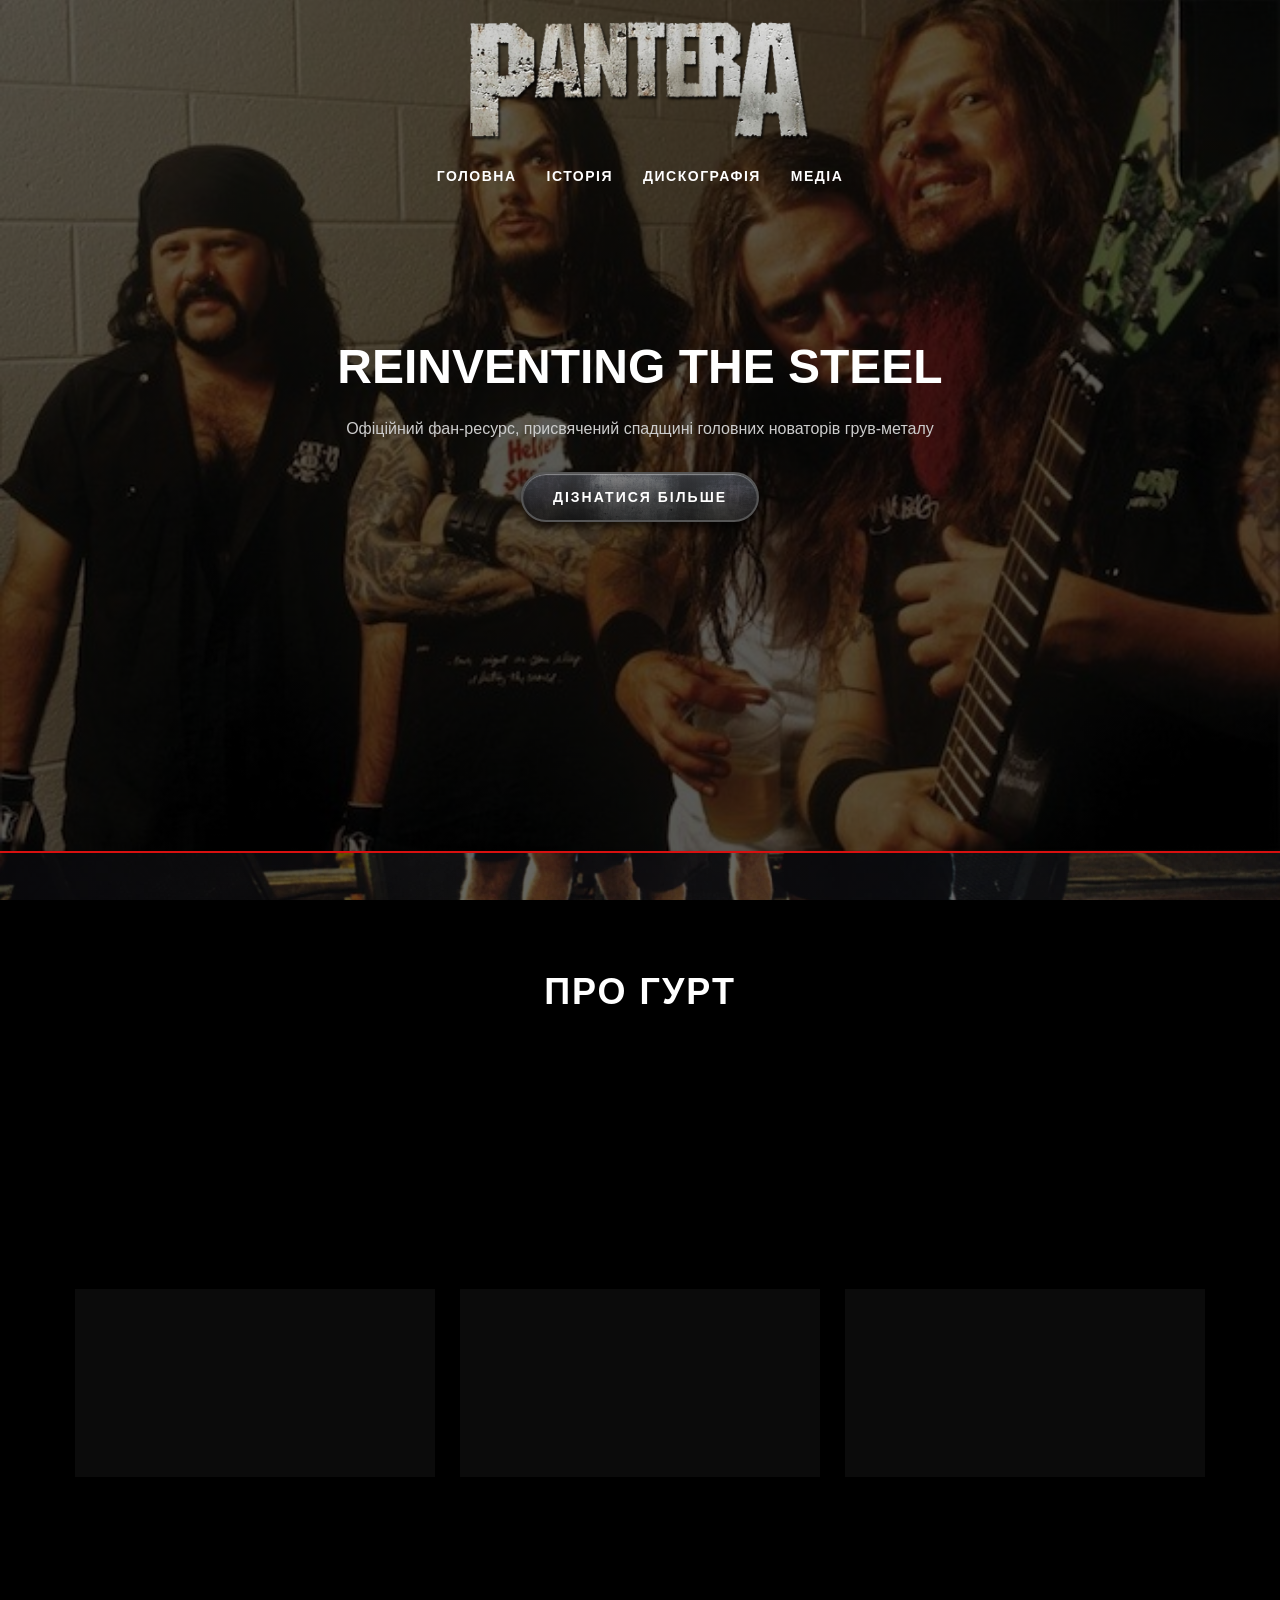
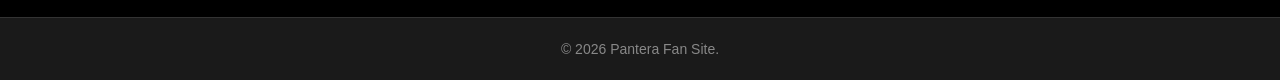
<file: index.html>
<!DOCTYPE html>
<html lang="uk">
<head>
    <meta charset="UTF-8">
    <meta name="viewport" content="width=device-width, initial-scale=1.0">
    <title>Pantera - Офіційний фан-сайт</title>
    <link rel="stylesheet" href="css/style.css">
</head> 
<body>
    <header>
        <div class="logo-container">
            <a href="index.html">
                <img src="images/pantera-logo.png" alt="Pantera Logo" class="main-logo">
            </a>
        </div>
        <nav>
            <ul>
                <li><a href="index.html">Головна</a></li>
                <li><a href="history.html">Історія</a></li>
                <li><a href="discography.html">Дискографія</a></li>
                <li><a href="media.html">Медіа</a></li>
            </ul>
        </nav>
    </header>
<main>
    <section class="hero">
        <h1>REINVENTING THE STEEL</h1>
        <p>Офіційний фан-ресурс, присвячений спадщині головних новаторів грув-металу</p>
        <a href="#about" class="hero-btn">Дізнатися більше</a>
    </section>
    <section class="about-preview" id="about">
        <h2>Про гурт</h2>
        <p class="about-text">
            Pantera — американський важкий метал-гурт з Арлінгтону, Техас, заснований у 1981 році. Вони стали новаторами жанру groove metal та визнані одним із найвпливовіших гуртів у історії музики.
        </p>
    </section>
    <section class="sections-preview">
        <div class="cards-container">
            <div class="card">
                <h3>Історія</h3>
                <p>Шлях гурту від глем-металу 80-х до світового визнання.</p>
                <a href="history.html">Детальніше</a>
            </div>
            <div class="card">
                <h3>Дискографія</h3>
                <p>Ознайомтеся з альбомами Pantera.</p>
                <a href="discography.html">Детальніше</a>
            </div>
            <div class="card">
                <h3>Медіа</h3>
                <p>Перегляньте відео, фотографії та інші матеріали про гурт.</p>
                <a href="media.html">Детальніше</a>
            </div>
        </div>
    </section>
</main>
    <footer>
        <p>&copy; 2026 Pantera Fan Site.</p>
    </footer>
<script>
    window.addEventListener('scroll', function() {
        const header = document.querySelector('header');
        if (window.scrollY > 50) {
            header.classList.add('header-scrolled');
        } else {
            header.classList.remove('header-scrolled');
        }
    });
</script>
</body>
</html>
</file>
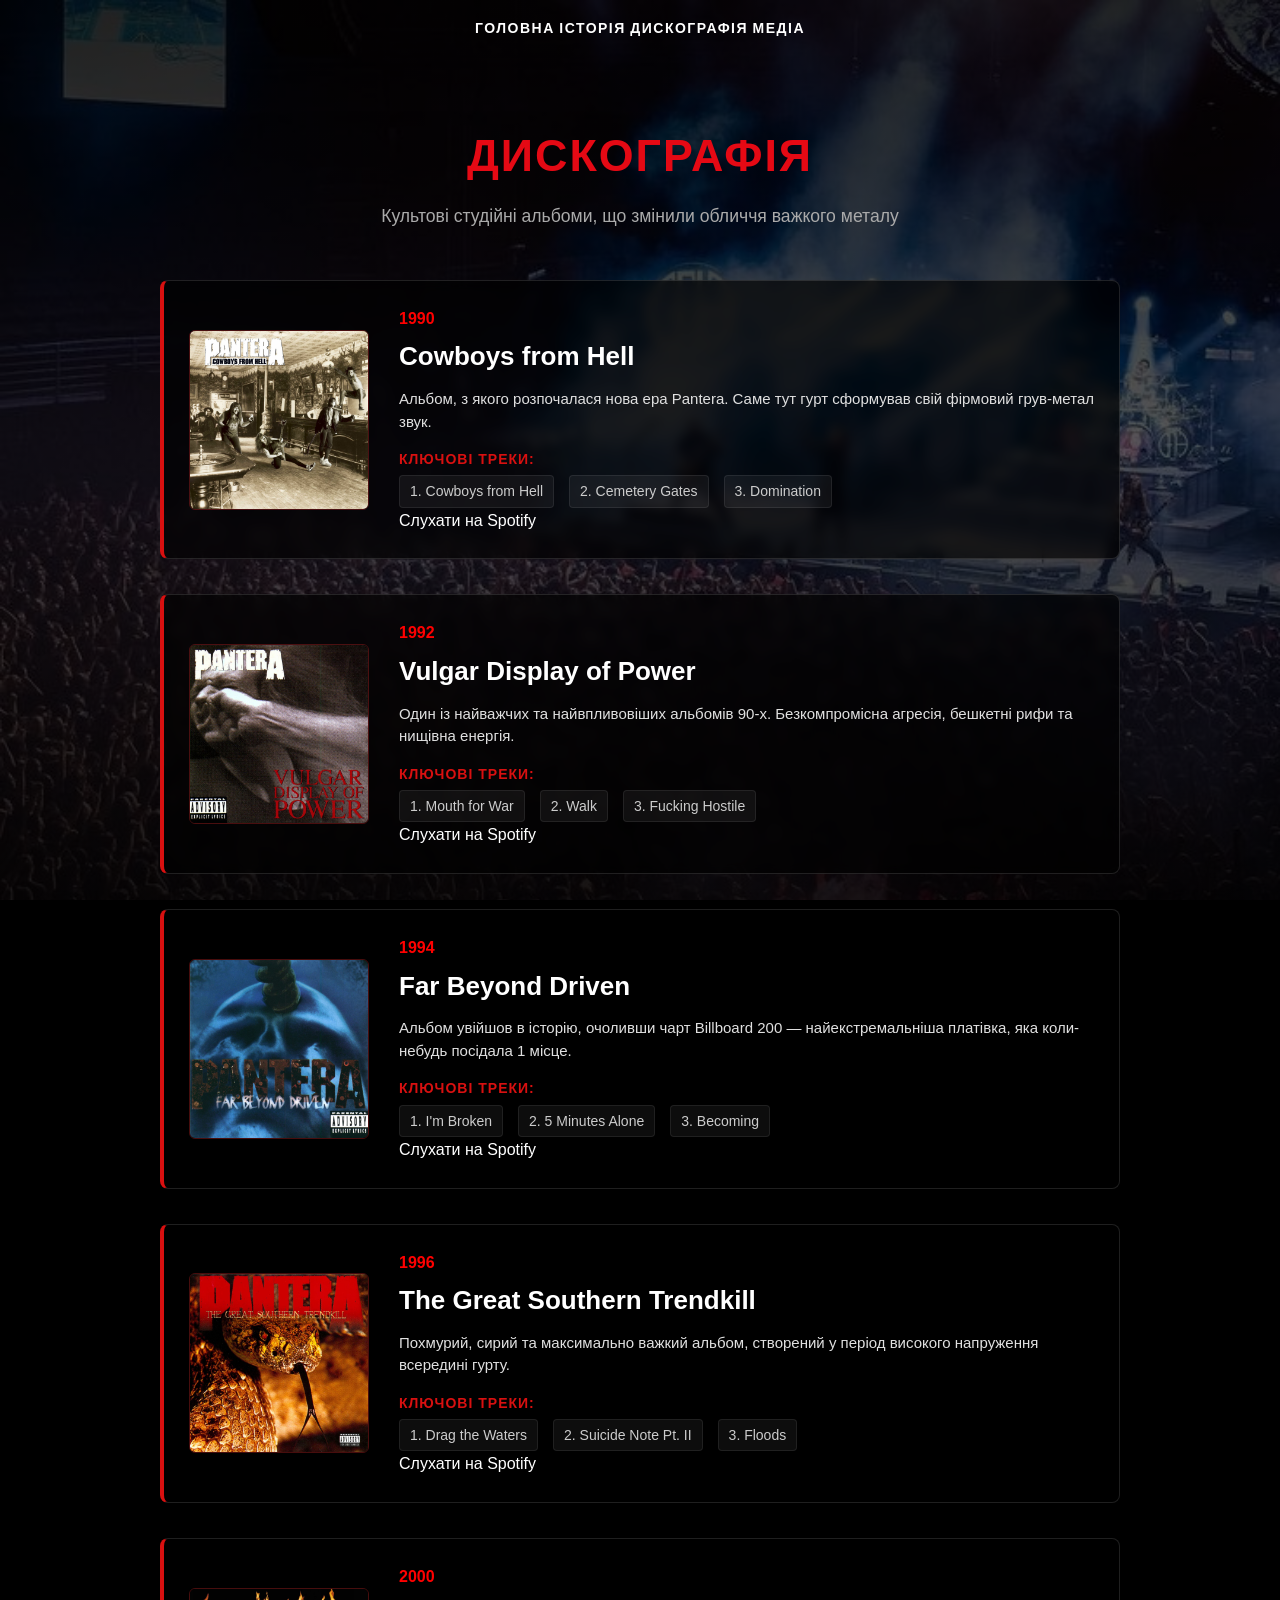
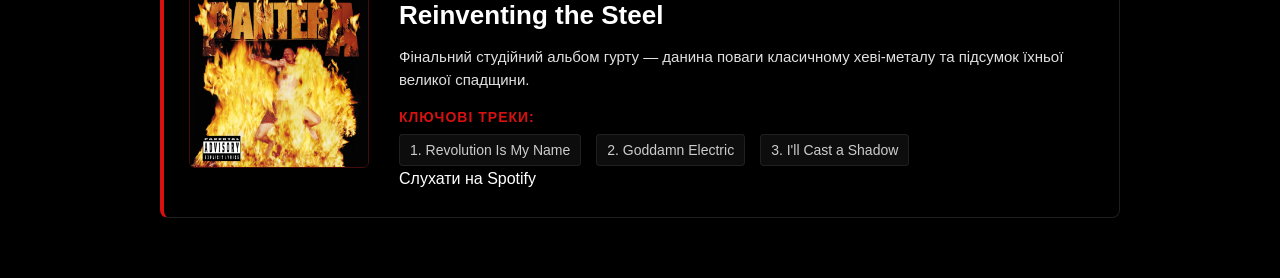
<file: discography.html>
<!DOCTYPE html>
<html lang="uk">
<head>
<meta charset="UTF-8">
<meta name="viewport" content="width=device-width, initial-scale=1.0">
<title>Дискографія — Pantera</title>
<link rel="stylesheet" href="css/style.css">
</head>
<body class="disco-bg">
<header class="header">
<nav class="nav">
<a href="index.html">ГОЛОВНА</a>
<a href="history.html">ІСТОРІЯ</a>
<a href="discography.html" class="active">ДИСКОГРАФІЯ</a>
<a href="media.html">МЕДІА</a>
</nav>
</header>
<main class="disco-page">
<div class="page-title">
<h1>Дискографія</h1>
<p>Культові студійні альбоми, що змінили обличчя важкого металу</p>
</div>
<div class="albums-grid">
    <article class="album-card">
<div class="album-cover">
<img src="images/cowboys-from-hell.jpg" alt="Cowboys from Hell Cover">
</div>
<div class="album-info">
<span class="album-year">1990</span>
<h2>Cowboys from Hell</h2>
<p class="album-desc">Альбом, з якого розпочалася нова ера Pantera. Саме тут гурт сформував свій фірмовий грув-метал звук.</p>
<div class="album-tracks">
<h3>Ключові треки:</h3>
<ul>
<li>1. Cowboys from Hell</li>
<li>2. Cemetery Gates</li>
<li>3. Domination</li>
</ul>
</div>
<a href="https://open.spotify.com/album/5szY4sBOSD6IFjFN1RtWTe?si=G7YXGnfVTuaJA2W8XNJL6g" target="_blank" class="spotify-btn">Слухати на Spotify</a>
</div>
</article>
<article class="album-card">
<div class="album-cover">
<img src="images/vulgar-display-of-power.jpg" alt="Vulgar Display of Power Cover">
</div>
<div class="album-info">
<span class="album-year">1992</span>
<h2>Vulgar Display of Power</h2>
<p class="album-desc">Один із найважчих та найвпливовіших альбомів 90-х. Безкомпромісна агресія, бешкетні рифи та нищівна енергія.</p>
<div class="album-tracks">
<h3>Ключові треки:</h3>
<ul>
<li>1. Mouth for War</li>
<li>2. Walk</li>
<li>3. Fucking Hostile</li>
</ul>
</div>
<a href="https://open.spotify.com/album/7kW0cpKgSVsEqcc8xgbSb0?si=qjXn5lGRRae3Ys-lgqJgyA" target="_blank" class="spotify-btn">Слухати на Spotify</a>
</div>
</article>
<article class="album-card">
<div class="album-cover">
<img src="images/far-beyond-driven.jpg" alt="Far Beyond Driven Cover">
</div>
<div class="album-info">
<span class="album-year">1994</span>
<h2>Far Beyond Driven</h2>
<p class="album-desc">Альбом увійшов в історію, очоливши чарт Billboard 200 — найекстремальніша платівка, яка коли-небудь посідала 1 місце.</p>
<div class="album-tracks">
<h3>Ключові треки:</h3>
<ul>
<li>1. I'm Broken</li>
<li>2. 5 Minutes Alone</li>
<li>3. Becoming</li>
</ul>
</div>
<a href="https://open.spotify.com/album/70GAqt2avSiKBJ2IEymou1?si=0BKfNuWMTp2agtGzuR9JTQ" target="_blank" class="spotify-btn">Слухати на Spotify</a>
</div>
</article>
<article class="album-card">
<div class="album-cover">
<img src="images/the-great-southern-trendkill.jpg" alt="The Great Southern Trendkill Cover">
</div>
<div class="album-info">
<span class="album-year">1996</span>
<h2>The Great Southern Trendkill</h2>
<p class="album-desc">Похмурий, сирий та максимально важкий альбом, створений у період високого напруження всередині гурту.</p>
<div class="album-tracks">
<h3>Ключові треки:</h3>
<ul>
<li>1. Drag the Waters</li>
<li>2. Suicide Note Pt. II</li>
<li>3. Floods</li>
</ul>
</div>
<a href="https://open.spotify.com/album/4LdquqwQoyu1pE6Vq8PIha?si=U37yQARnREiqdD1vAzz3KA" target="_blank" class="spotify-btn">Слухати на Spotify</a>
</div>
</article>
<article class="album-card">
<div class="album-cover">
<img src="images/reinventing-the-steel.jpg" alt="Reinventing the Steel Cover">
</div>
<div class="album-info">
<span class="album-year">2000</span>
<h2>Reinventing the Steel</h2>
<p class="album-desc">Фінальний студійний альбом гурту — данина поваги класичному хеві-металу та підсумок їхньої великої спадщини.</p>
<div class="album-tracks">
<h3>Ключові треки:</h3>
<ul>
<li>1. Revolution Is My Name</li>
<li>2. Goddamn Electric</li>
<li>3. I'll Cast a Shadow</li>
</ul>
</div>
<a href="https://open.spotify.com/album/7sEY94y1wQACVwMgeE62hd?si=te7Ueen8SSugFi8ZE583vQ" target="_blank" class="spotify-btn">Слухати на Spotify</a>
</div>
</article>
</div>
</main>
<script>
let lastScrollTop = 0;
const header = document.querySelector('header') || document.querySelector('.header');
window.addEventListener('scroll', function() {
let scrollTop = window.pageYOffset || document.documentElement.scrollTop;
if (scrollTop > lastScrollTop && scrollTop > 50) {
header.classList.add('nav-hidden');
} else {
header.classList.remove('nav-hidden');
}
lastScrollTop = scrollTop <= 0 ? 0 : scrollTop;
});
</script>
</body>
</html>
</file>
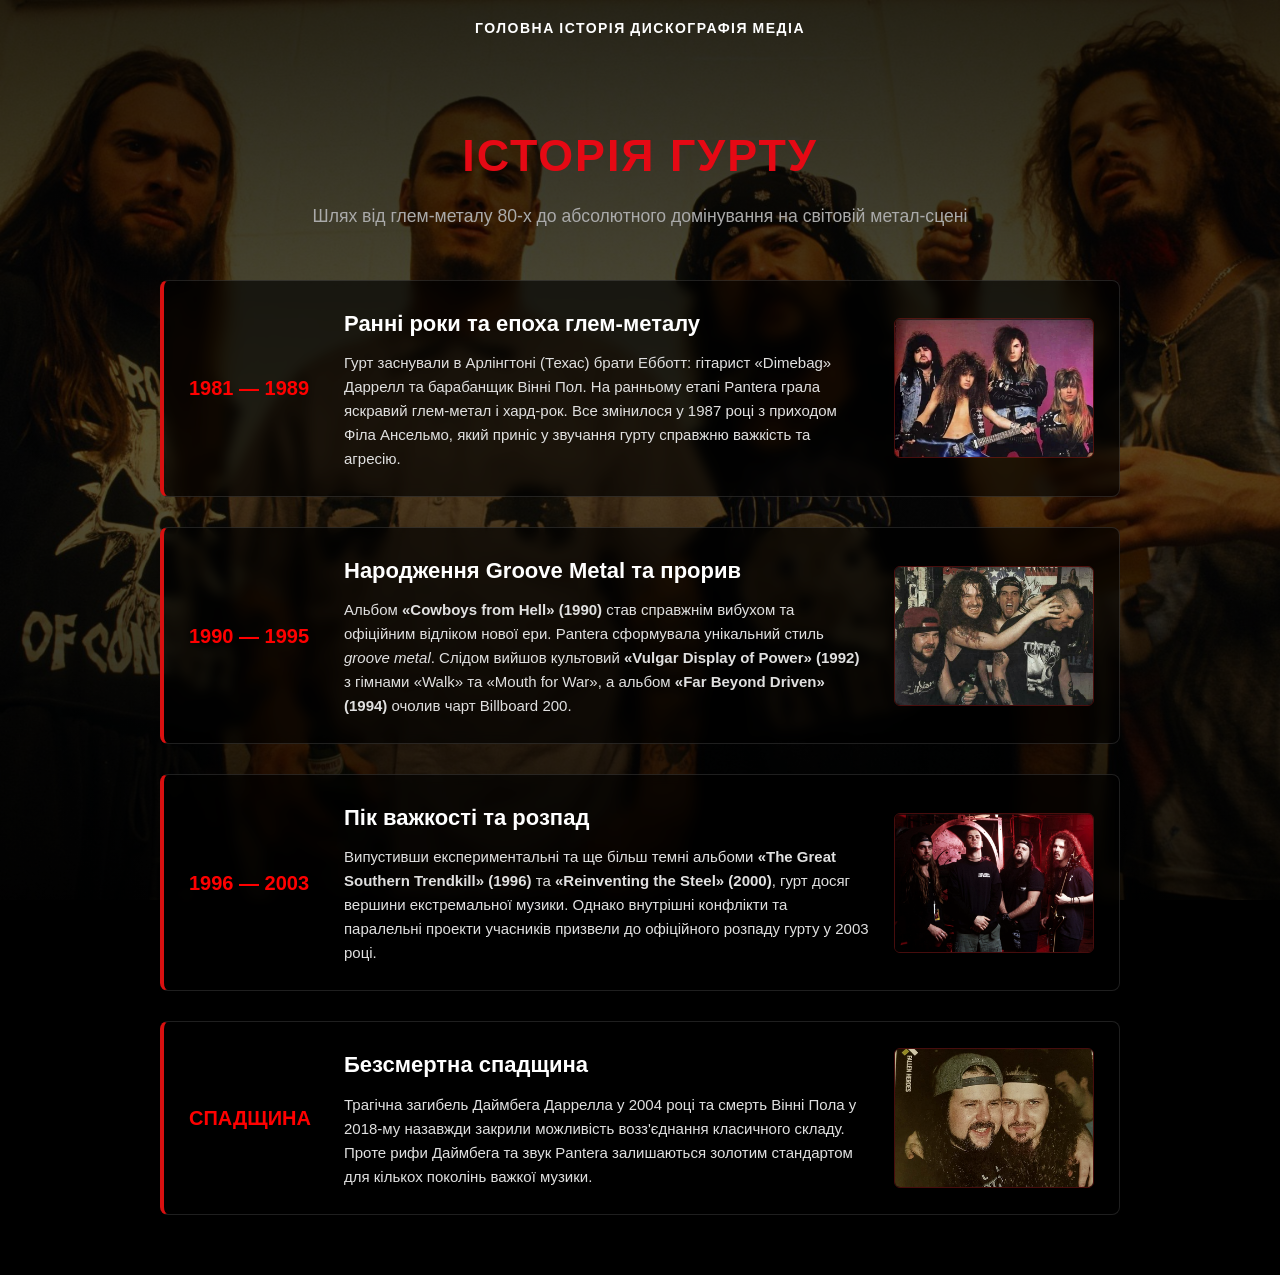
<file: history.html>
<!DOCTYPE html>
<html lang="uk">
<head>
<meta charset="UTF-8">
<meta name="viewport" content="width=device-width, initial-scale=1.0">
<title>Історія — Pantera</title>
<link rel="stylesheet" href="css/style.css">
<style>
</style>
</head>
<body>
<body class="history-bg">
<header class="header">
<nav class="nav">
<a href="index.html">ГОЛОВНА</a>
<a href="history.html" class="active">ІСТОРІЯ</a>
<a href="discography.html">ДИСКОГРАФІЯ</a>
<a href="media.html">МЕДІА</a>
</nav>
</header>
<main class="history-page">
<section class="page-title">
<h1>ІСТОРІЯ ГУРТУ</h1>
<p>Шлях від глем-металу 80-х до абсолютного домінування на світовій метал-сцені</p>
</section>
<section class="timeline-container">
<div class="timeline-item">
<div class="timeline-year">1981 — 1989</div>
<div class="timeline-content">
<h2>Ранні роки та епоха глем-металу</h2>
<p>Гурт заснували в Арлінгтоні (Техас) брати Ебботт: гітарист «Dimebag» Даррелл та барабанщик Вінні Пол. На ранньому етапі Pantera грала яскравий глем-метал і хард-рок. Все змінилося у 1987 році з приходом Філа Ансельмо, який приніс у звучання гурту справжню важкість та агресію.</p>
</div>
<div class="timeline-media">
<img src="images/history-80s.jpg" alt="Pantera 80s era">
</div>
</div>
<div class="timeline-item">
<div class="timeline-year">1990 — 1995</div>
<div class="timeline-content">
<h2>Народження Groove Metal та прорив</h2>
<p>Альбом <strong>«Cowboys from Hell» (1990)</strong> став справжнім вибухом та офіційним відліком нової ери. Pantera сформувала унікальний стиль <em>groove metal</em>. Слідом вийшов культовий <strong>«Vulgar Display of Power» (1992)</strong> з гімнами «Walk» та «Mouth for War», а альбом <strong>«Far Beyond Driven» (1994)</strong> очолив чарт Billboard 200.</p>
</div>
<div class="timeline-media">
<img src="images/history-90s.jpg" alt="Pantera 90s era">
</div>
</div>
<div class="timeline-item">
<div class="timeline-year">1996 — 2003</div>
<div class="timeline-content">
<h2>Пік важкості та розпад</h2>
<p>Випустивши експериментальні та ще більш темні альбоми <strong>«The Great Southern Trendkill» (1996)</strong> та <strong>«Reinventing the Steel» (2000)</strong>, гурт досяг вершини екстремальної музики. Однако внутрішні конфлікти та паралельні проекти учасників призвели до офіційного розпаду гурту у 2003 році.</p>
</div>
<div class="timeline-media">
<img src="images/history-00s.jpg" alt="Pantera late era">
</div>
</div>
<div class="timeline-item">
<div class="timeline-year">Спадщина</div>
<div class="timeline-content">
<h2>Безсмертна спадщина</h2>
<p>Трагічна загибель Даймбега Даррелла у 2004 році та смерть Вінні Пола у 2018-му назавжди закрили можливість возз'єднання класичного складу. Проте рифи Даймбега та звук Pantera залишаються золотим стандартом для кількох поколінь важкої музики.</p>
</div>
<div class="timeline-media">
<img src="images/history-legacy.jpg" alt="Pantera Legacy">
</div>
</div>
</section>
</main>
<script>
    let lastScrollTop = 0;
    const header = document.querySelector('header') || document.querySelector('.header');
    window.addEventListener('scroll', function(){
        let scrollTop = window.pageYOffset || document.documentElement.scrollTop;
        if(scrollTop > lastScrollTop && scrollTop > 50) {
            header.classList.add('nav-hidden');
        } else {
            header.classList.remove('nav-hidden');
        }
lastScrollTop = scrollTop <= 0 ? 0 : scrollTop;
    });
        </script>
</body>
</html>
</file>
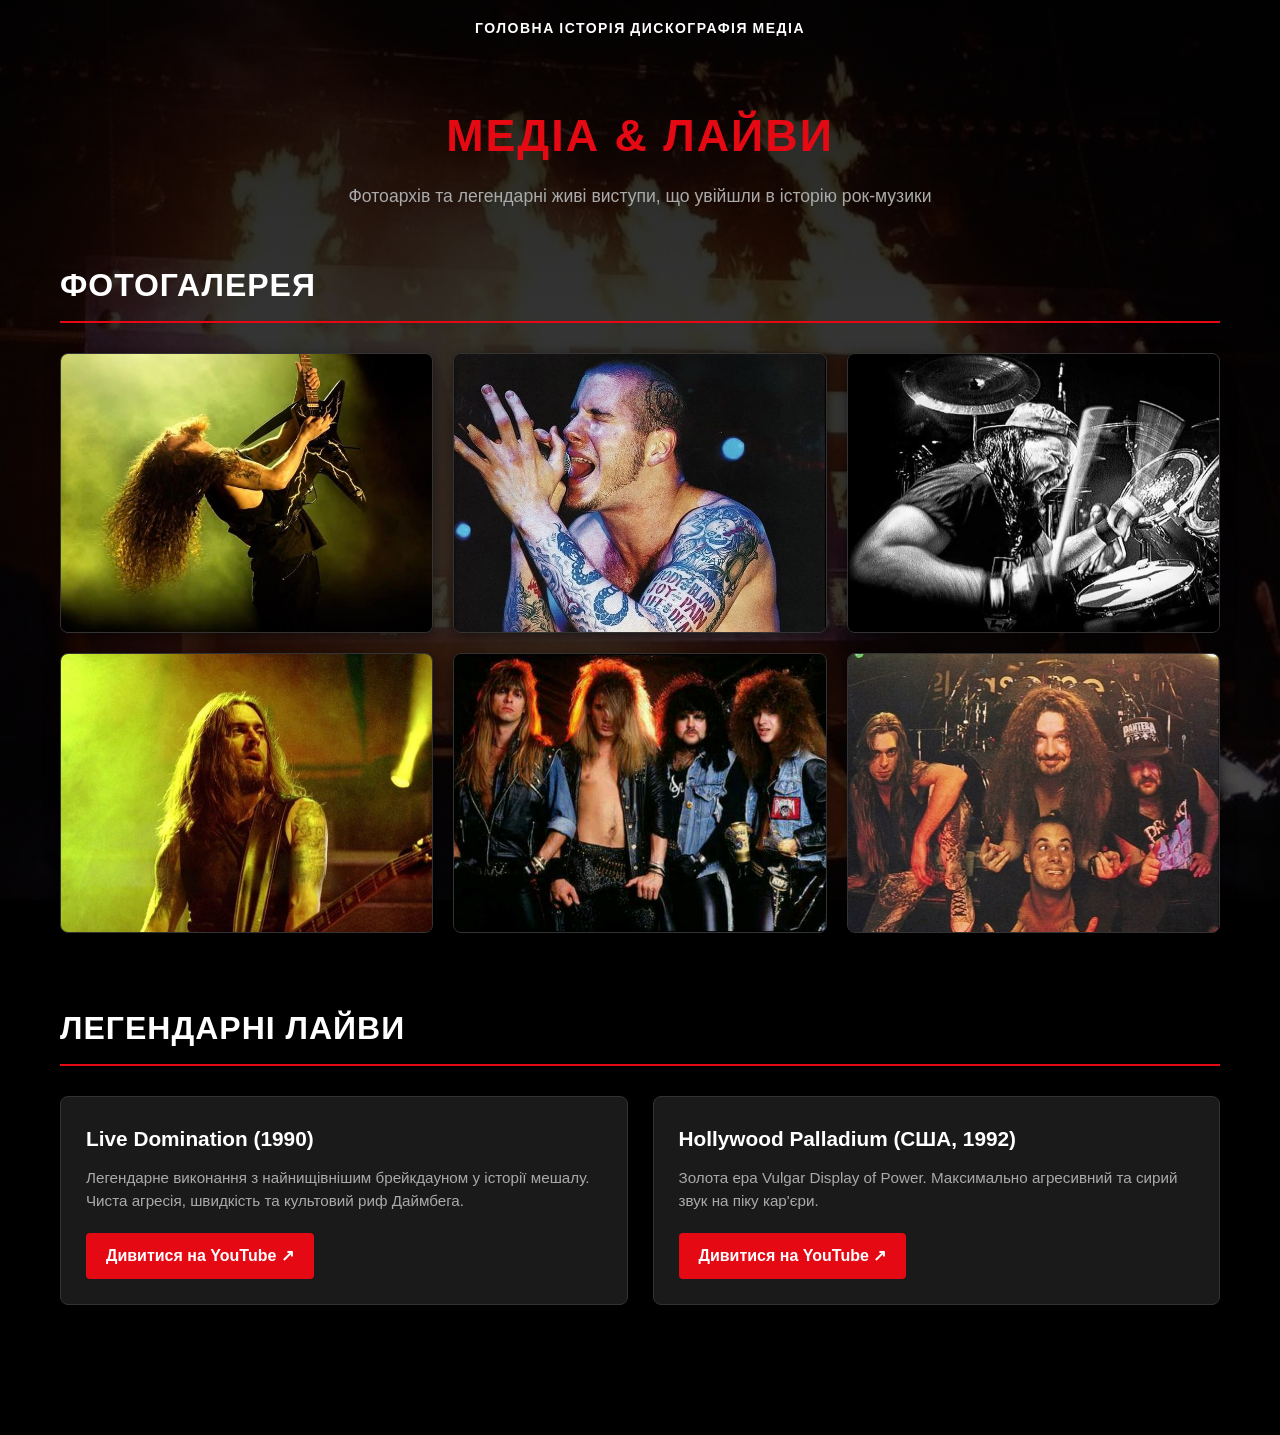
<file: media.html>
<!DOCTYPE html>
<html lang="uk">
<head>
<meta charset="UTF-8">
<meta name="viewport" content="width=device-width, initial-scale=1.0">
<title>Медіа — Pantera</title>
<link rel="stylesheet" href="css/style.css">
</head>
<body class="media-bg">
<header class="header">
<nav class="nav">
<a href="index.html">ГОЛОВНА</a>
<a href="history.html">ІСТОРІЯ</a>
<a href="discography.html">ДИСКОГРАФІЯ</a>
<a href="media.html" class="active">МЕДІА</a>
</nav>
</header>
<main class="media-page">
<div class="page-title">
<h1>Медіа & Лайви</h1>
<p>Фотоархів та легендарні живі виступи, що увійшли в історію рок-музики</p>
</div>
<section class="media-section">
<h2 class="section-title">Фотогалерея</h2>
<div class="gallery-grid">
<div class="gallery-item">
<img src="images/dimebag.jpg" alt="Dimebag Darrell Live">
<div class="gallery-overlay">
<span>Dimebag Darrell</span>
</div>
</div>
<div class="gallery-item">
<img src="images/phil.jpg" alt="Phil Anselmo Live">
<div class="gallery-overlay">
<span>Phil Anselmo</span>
</div>
</div>
<div class="gallery-item">
<img src="images/vinnie.jpg" alt="Vinnie Paul Live">
<div class="gallery-overlay">
<span>Vinnie Paul</span>
</div>
</div>
<div class="gallery-item">
<img src="images/rex.jpg" alt="Rex Brown Live">
<div class="gallery-overlay">
<span>Rex Brown</span>
</div>
</div>
<div class="gallery-item">
<img src="images/glam.jpg" alt="Pantera 80s Era">
<div class="gallery-overlay">
<span>Glam Era (80s)</span>
</div>
</div>
<div class="gallery-item">
<img src="images/full-band.jpg" alt="Pantera Band">
<div class="gallery-overlay">
<span>Full Band</span>
</div>
</div>
</div>
</section>
<section class="media-section">
<h2 class="section-title">Легендарні Лайви</h2>
<div class="lives-grid">
<article class="live-card">
<h3>Live Domination (1990)</h3>
<p>Легендарне виконання з найнищівнішим брейкдауном у історії мешалу. Чиста агресія, швидкість та культовий риф Даймбега.</p>
<a href="https://youtu.be/aDACorIaxNw?si=3NpXM9mlJGF8qar6" target="_blank" class="live-btn">Дивитися на YouTube ↗</a>
</article>
<article class="live-card">
<h3>Hollywood Palladium (США, 1992)</h3>
<p>Золота ера Vulgar Display of Power. Максимально агресивний та сирий звук на піку кар'єри.</p>
<a href="https://youtu.be/Suc1odZOjxk?si=HZbR6lBlDy7kW_BZ" target="_blank" class="live-btn">Дивитися на YouTube ↗</a>
</article>
</div>
</section>
</main>
<script>
let lastScrollTop = 0;
const header = document.querySelector('header') || document.querySelector('.header');

window.addEventListener('scroll', function() {
let scrollTop = window.pageYOffset || document.documentElement.scrollTop;
if (scrollTop > lastScrollTop && scrollTop > 50) {
header.classList.add('nav-hidden');
} else {
header.classList.remove('nav-hidden');
}
lastScrollTop = scrollTop <= 0 ? 0 : scrollTop;
});
</script>
</body>
</html>
</file>
<file: css/style.css>
*{margin:0; padding:0; box-sizing:border-box;}
html{scroll-behavior:smooth;}
body{margin:0; padding:0; color:#ffffff; font-family: Arial, sans-serif; line-height:1.6; background-color:#000000;}
body::before{content: "";position:fixed; top:25vh; left:0; width:100vw; height:75vh; z-index: -1; background-image: linear-gradient(rgba(0,0,0,0.6), rgba(0,0,0,0.6)), url('../images/site-bg.jpg'); background-size: cover; background-position: top center; background-repeat: no-repeat;}
header{position:fixed; top:0; left:0; width:100%; z-index: 1000;background-color:transparent; display:flex; flex-direction: column; align-items:center; padding: 15px 20px; transition: background-color 0.4s ease, border-bottom 0.4s ease;}
header.header-scrolled{background-color: #000000 !important;}
.logo-container{margin-bottom: 20px;}
.main-logo{width:350px; height:auto; display: block;}
nav ul{display:flex; list-style:none;gap:30px;}
nav a{color:#ffffff; text-decoration:none; font-size:14px; font-weight: bold; letter-spacing: 1.5px; text-transform: uppercase; transition: color 0.3s;}
nav a:hover{color:#d81010;}
.hero{width:100%; aspect-ratio:3/2; text-align: center; padding: 60px 20px; display:flex; flex-direction:column; justify-content:center; align-items:center; background-image: linear-gradient(rgba(0,0,0,0.65), rgba(0,0,0,0.65)), url('../images/hero-bg.jpg'); background-size:cover; background-position:center; background-repeat:no-repeat; border-bottom:2px solid #d81010; margin-bottom: 50px;}
.hero h1{font-size: 48px; margin-bottom: 10px; color:#ffffff;}
.hero p{font-size: 16px; color:#cccccc; margin:0 auto 30px auto; max-width:650px; text-align:center;}
.hero-btn{display:inline-block; padding:12px 30px; color:#ffffff; text-decoration:none; font-weight: 900; font-size:14px; letter-spacing:2px; text-transform: uppercase; border-radius:25px; background:linear-gradient(180deg, rgba(80,80,80,0.6)0%, rgba(20,20,20,0.8)100%), url('../images/metal-texture.jpg'); background-size:cover; border:2px solid #555555; box-shadow: inset 0 1px 1px rgba(255,255,255,0.4), 0 4px 10px rgba(0,0,0,0.7); transition: all 0.3s ease;}
.hero-btn:hover{color:#ffffff; border-color:#ff0000; box-shadow:0 0 8px #ff0000, inset 0 0 6px rgba(255,0,0,0.4);}
main{max-width:11００px; margin:０ auto; padding: ０ ２０px;}
.about-preview{text-align:center; padding: 60px 20px 40px 20px;scroll-margin-top:80px;}
.about-preview h2{font-size: 36px; margin-bottom: 20px; color:#ffffff; text-transform: uppercase; letter-spacing:2px;}
.about-text{max-width:800px; margin:0 auto; font-size:18px; color:#e0e0e0; line-height:1.6; background: rgba(0,0,0,0.5); backdrop-filter:blur(4px);padding:20px 30px;border-radius:8px;border:1px solid rgba(255,255,255,0.1);}
.sections-preview{padding: 80px 20px; width: 100%; background: transparent;}
.cards-container{display:flex; flex-direction:row; justify-content:center; align-items:stretch;gap:25px;max-width:1200px;margin:0 auto;}
.card{flex: 1 1 30%; max-width:360px; background: rgba(15,15,15,0.75); backdrop-filter:blur(4px); border:1px solid rgba(255,255,255,0.15); border-radius:8px; padding: 30px 20px; display:flex; flex-direction: column; justify-content: space-between; transition:all 0.3s ease;}
.card h3{color:#d81010; margin-bottom: 10px;}
.card p{margin-bottom: 15px; font-size: 14px}
.card a{color:#ffffff; text-decoration: none; font-weight: bold}
.card a:hover{color:#d81010;}
footer{background-color:#1a1a1a; text-align:center; padding:20px; margin-top:60px; border-top:1px solid #333333; font-size:14px; color:#888888}
@media (max-width: 768px) {
header {flex-direction: column; gap: 15px;text-align: center;padding: 15px;}
nav ul {flex-direction: column;gap: 10px;}
.hero-title, h1 {font-size: 2rem;}
.hero-subtitle {font-size: 1rem;}
section, .container {padding: 20px 15px;}}

.history-page {padding: 120px 20px 60px;max-width: 1000px;margin: 0 auto; transition: transform 0.3 ease-in-out, opacity 0.3 ease-in-out;}
header.nav-hidden, .header.nav-hidden{transform: translateY(-100%); opacity: 0;}.header{background:transparent; position:fixed; top:0; left:0; width:100%; z-index: 1000; display:flex; flex-direction: column; align-items:center; padding: 15px 20px; transition: transform 0.4s ease, opacity 0.4s ease;}
body.history-bg::before {align-items:center; margin:0; padding:0; content: "";position: fixed;top: 0;left: 0;width: 100%;height: 100%;background-image: linear-gradient(rgba(0, 0, 0, 0.85) 0%, rgba(0, 0, 0, 0.65) 50%, rgba(0, 0, 0, 0.9) 100%), url('../images/history-bg.jpg');background-position: top center;background-size: cover;background-repeat: no-repeat; z-index: -1;}
.page-title {text-align: center;margin-bottom: 50px;}
.page-title h1 {font-size: 42px;color: #ffffff;text-transform: uppercase;letter-spacing: 2px;}
.page-title p {color:#d81010;font-size: 18px;margin-top: 10px;}
.timeline-container {display: flex;flex-direction: column;gap: 30px;}
.timeline-item {display: flex;align-items: center;gap: 25px;background: rgba(0, 0, 0, 0.65);backdrop-filter:blur(6px);border: 1px solid rgba(255, 255, 255, 0.12);border-left: 4px solid #d81010;border-radius: 8px;padding: 25px;transition: transform 0.3s ease, border-color 0.3s ease, background 0.3s ease;}
.timeline-item:hover {transform: translateX(5px);border-left-color: #ff0000;background: rgba(0, 0, 0, 0.8);}
.timeline-year {font-size: 20px;font-weight: bold;color: #ff0000;min-width: 130px;text-transform: uppercase;}
.timeline-content {flex: 1;}
.timeline-content h2 {color: #ffffff;font-size: 22px;margin-bottom: 10px;}
.timeline-content p {color: #e0e0e0;line-height: 1.6;font-size: 15px;}
.timeline-media {flex: 0 0 200px;height: 140px;overflow: hidden;border-radius: 6px;border: 1px solid rgba(178, 34, 34, 0.4);}
.timeline-media img {width: 100%;height: 100%;object-fit: cover;filter: grayscale(30%) contrast(110%);transition: all 0.4s ease;object-position: top center;}
.timeline-item:hover .timeline-media img {filter: grayscale(0%) contrast(100%);transform: scale(1.05);}
@media (max-width: 768px) {
.timeline-item {flex-direction: column;align-items: flex-start;}
.timeline-media {width: 100%;flex: auto;}}

.disco-page {padding: 120px 20px 60px;max-width: 1000px;margin: 0 auto;}
body.disco-bg::before {margin: 0;padding: 0;content: "";position: fixed;top: 0;left: 0;width: 100%;height: 100%;background-image: linear-gradient(rgba(0, 0, 0, 0.85) 0%, rgba(0, 0, 0, 0.65) 50%, rgba(0, 0, 0, 0.9) 100%), url('../images/discography-bg.jpg');background-position: top center;background-size: cover;background-repeat: no-repeat;z-index: -1;}
.albums-grid{display:flex;flex-direction:column;gap:35px;}
.album-card {display: flex;align-items: center;gap: 30px;background: rgba(0, 0, 0, 0.65);backdrop-filter: blur(6px);border: 1px solid rgba(255, 255, 255, 0.12);border-left: 4px solid #d81010;border-radius: 8px;padding: 25px;transition: transform 0.3s ease, border-color 0.3s ease, background 0.3s ease;}
.album-card:hover {transform: translateY(-3px);border-left-color: #ff0000;background: rgba(0, 0, 0, 0.8);}
.album-cover {flex: 0 0 180px;height: 180px;overflow: hidden;border-radius: 6px;border: 1px solid rgba(178, 34, 34, 0.4);}
.album-cover img {width: 100%;height: 100%;object-fit: cover;transition: transform 0.4s ease;}
.album-card:hover .album-cover img {transform: scale(1.05);}
.album-info {flex: 1;}
.album-year {font-size: 16px;font-weight: bold;color: #ff0000;text-transform: uppercase;}
.album-info h2 {color: #ffffff;font-size: 26px;margin: 5px 0 10px;}
.album-desc {color: #e0e0e0;line-height: 1.5;font-size: 15px;margin-bottom: 15px;}
.album-tracks h3 {color: #d81010;font-size: 14px;text-transform: uppercase;letter-spacing: 1px;margin-bottom: 5px;}
.album-tracks ul {list-style: none;padding: 0;margin: 0;display: flex;flex-wrap: wrap;gap: 15px;}
.album-tracks li {color: #cccccc;font-size: 14px;background: rgba(255, 255, 255, 0.05);padding: 4px 10px;border-radius: 4px;border: 1px solid rgba(255, 255, 255, 0.08);}
@media (max-width: 768px) {
.album-card {flex-direction: column;align-items: flex-start;}
.album-cover {width: 100%;height: 250px;flex: auto;}}

.media-page {max-width: 1200px;margin: 0 auto;padding: 100px 20px 60px;color: #ffffff;}
body.media-bg::before {content: "";position: fixed;top: 0;left: 0;width: 100%;height: 100%;background-image: linear-gradient(rgba(0, 0, 0, 0.85) 0%, rgba(0, 0, 0, 0.7) 100%), url('../images/media-bg.jpg');background-position: center;background-size: cover;background-repeat: no-repeat;z-index: -1;}
.page-title {text-align: center;margin-bottom: 50px;}
.page-title h1 {font-size: 2.8rem;text-transform: uppercase;letter-spacing: 2px;margin-bottom: 10px;color: #e50914;}
.page-title p {font-size: 1.1rem;color: #aaaaaa;}
.media-section {margin-bottom: 70px;}
.section-title {font-size: 2rem;text-transform: uppercase;border-bottom: 2px solid #e50914;padding-bottom: 10px;margin-bottom: 30px;letter-spacing: 1px;}
.gallery-grid {display: grid;grid-template-columns: repeat(3, 1fr);gap: 20px;}
.gallery-item {position: relative;aspect-ratio: 4 / 3;overflow: hidden;border-radius: 8px;background-color: #1a1a1a;border: 1px solid #333333;box-shadow: 0 4px 15px rgba(0, 0, 0, 0.5);}
.gallery-item img {width: 100%;height: 100%;object-fit: cover;object-position:top center; transform:0.4s ease;display: block;}
.gallery-item:hover img {transform: scale(1.08);}
.gallery-overlay {position: absolute;inset: 0;background: linear-gradient(to top, rgba(0, 0, 0, 0.85) 0%, rgba(0, 0, 0, 0) 60%);display: flex;align-items: flex-end;padding: 20px;opacity: 0;transition: opacity 0.3s ease;}
.gallery-item:hover .gallery-overlay {opacity: 1;}
.gallery-overlay span {font-size: 1.2rem;font-weight: bold;text-transform: uppercase;color: #ffffff;letter-spacing: 1px;transform: translateY(10px);transition: transform 0.3s ease;}
.gallery-item:hover .gallery-overlay span {transform: translateY(0);}
.lives-grid {display: grid;grid-template-columns: repeat(2, 1fr);gap: 25px;}
.live-card {background: #1a1a1a;border: 1px solid #333333;border-radius: 8px;padding: 25px;display: flex;flex-direction: column;justify-content: space-between;box-shadow: 0 4px 15px rgba(0, 0, 0, 0.5);transition: transform 0.3s ease, border-color 0.3s ease;}
.live-card:hover {border-color: #e50914;transform: translateY(-5px);}
.live-card h3 {font-size: 1.3rem;margin-bottom: 12px;color: #ffffff;}
.live-card p {color: #aaaaaa;font-size: 0.95rem;line-height: 1.5;margin-bottom: 20px;}
.live-btn {display: inline-block;align-self: flex-start;padding: 10px 20px;background-color: #e50914;color: #ffffff;border-radius: 4px;text-decoration: none;font-weight: bold;text-align: center;transition: background-color 0.3s ease;}
.live-btn:hover {background-color: #b20710;}
a[href*="spotify.com"] {color: #ffffff;text-decoration: none;transition: color 0.3s ease;}
a[href*="spotify.com"]:hover {color: #e50914;}
@media (max-width: 900px) {
.gallery-grid {grid-template-columns: repeat(2, 1fr);}
.lives-grid {grid-template-columns: 1fr;}}
@media (max-width: 550px) {
.gallery-grid {grid-template-columns: 1fr;}
.page-title h1 {font-size: 2rem;}
.section-title {font-size: 1.5rem;}}
</file>
